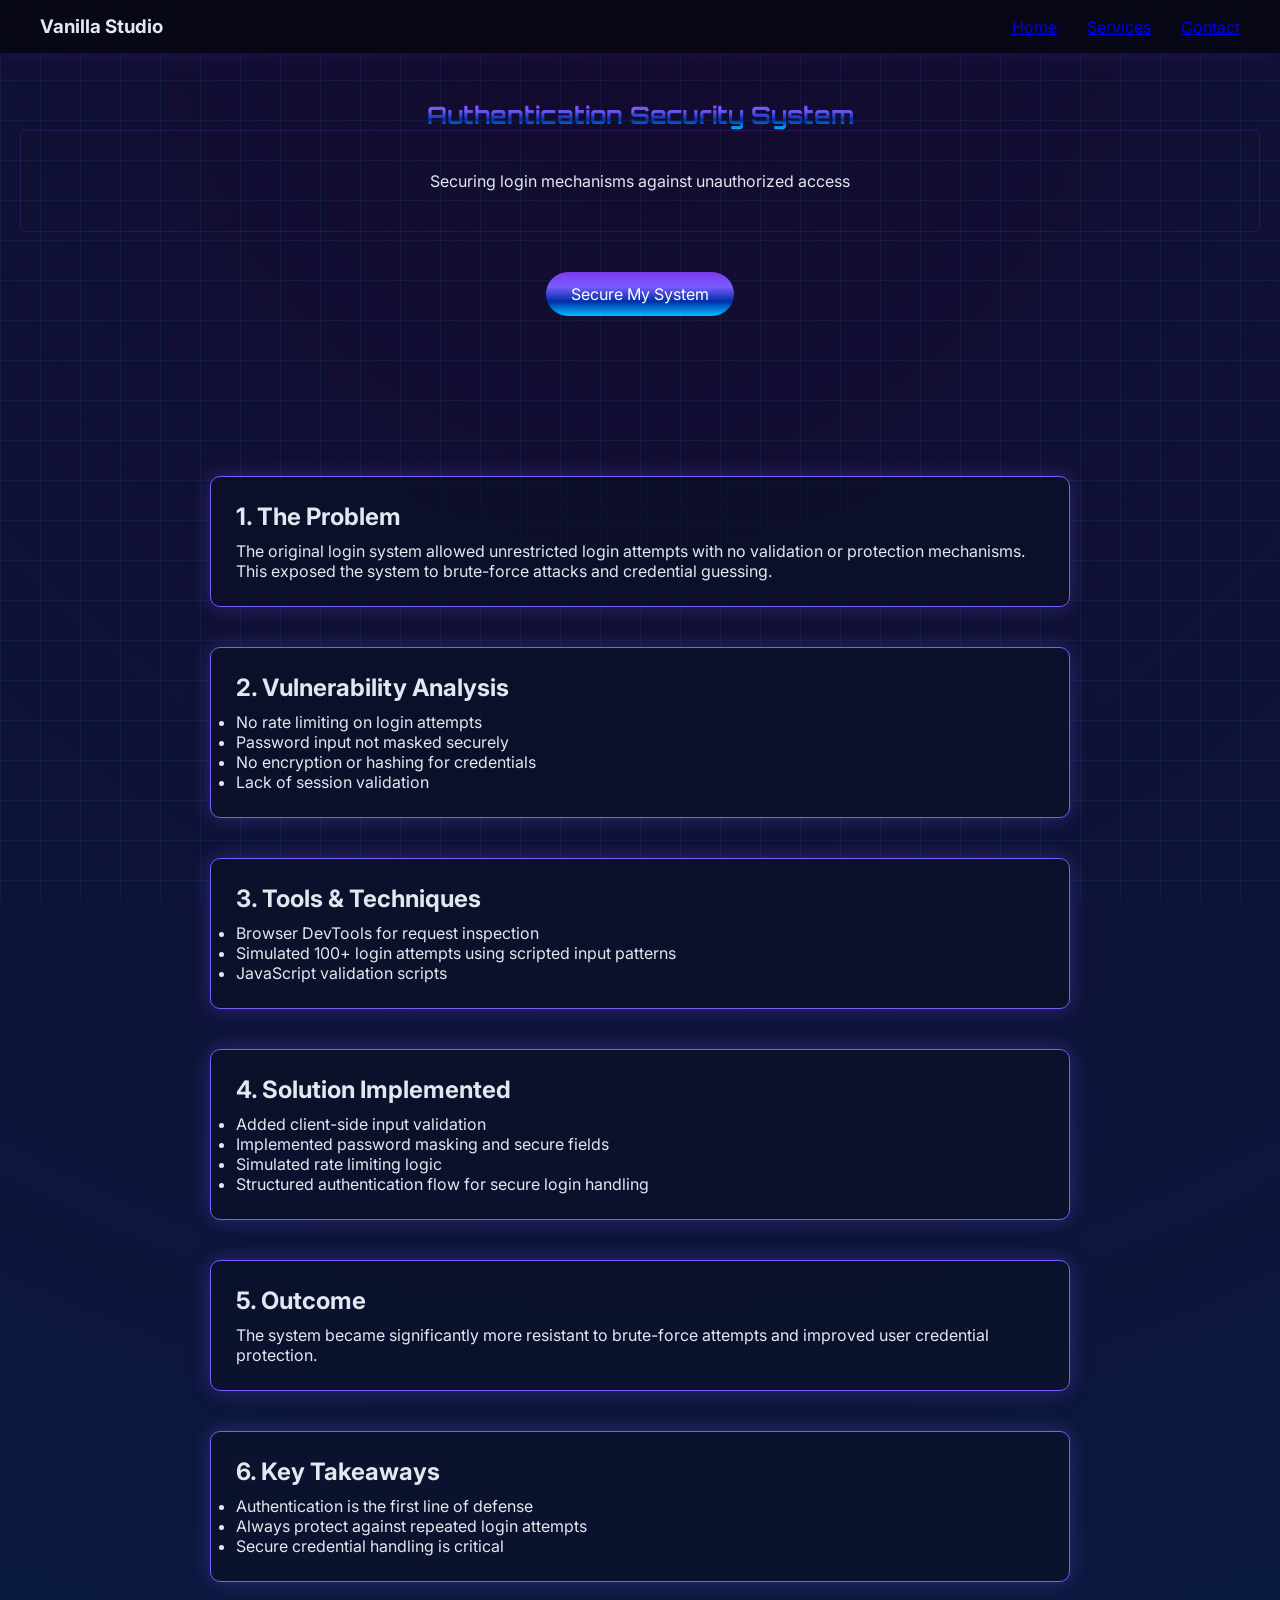
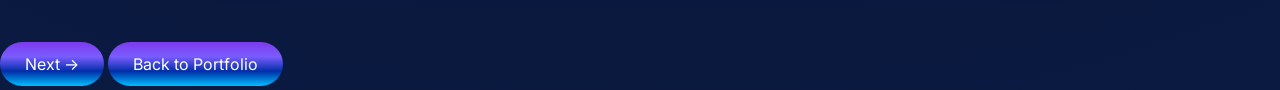
<file: case-study-1.html>
<!DOCTYPE html>
<html lang="en">
<head>
   <meta charset="UTF-8">
   <meta name="viewport" content="width=device-width, initial-scale=1.0">
   <title>Authentication Security | Vanilla Studio</title>
   <link href="https://fonts.googleapis.com/css2?family=Orbitron:wght@500&family=Inter:wght@300;400;500&display=swap" rel="stylesheet">
   <link rel="stylesheet" href="style.css">
</head>
<body>

   <nav class="navbar">
      <h3>Vanilla Studio</h3>
      <div class="nav-links">
         <a href="index.html">Home</a>
         <a href="services.html">Services</a>
         <a href="contact.html" class="nav-cta">Contact</a>
      </div>
   </nav>

   <section class="portfolio-hero">
      <h1>Authentication Security System</h1>
      <p class="highlight">Securing login mechanisms against unauthorized access</p>
      <div class="btn-group">
         <a href="contact.html" class="btn">Secure My System</a>
      </div>
   </section>

   <section class="case-container">
      <div class="case-block highlight-block">
         <h2>1. The Problem</h2>
         <p>
            The original login system allowed unrestricted login attempts with no validation or protection mechanisms. 
            This exposed the system to brute-force attacks and credential guessing.
         </p>
      </div>

      <div class="case-block highlight-block">
         <h2>2. Vulnerability Analysis</h2>
         <ul>
            <li>No rate limiting on login attempts</li>
            <li>Password input not masked securely</li>
            <li>No encryption or hashing for credentials</li>
            <li>Lack of session validation</li>
         </ul>
      </div>
  
      <div class="case-block highlight-block">
         <h2>3. Tools & Techniques</h2>
         <ul>
            <li>Browser DevTools for request inspection</li>
            <li>Simulated 100+ login attempts using scripted input patterns</li>
            <li>JavaScript validation scripts</li>
         </ul>
      </div>
   
      <div class="case-block highlight-block">
         <h2>4. Solution Implemented</h2>
         <ul>
            <li>Added client-side input validation</li> 
            <li>Implemented password masking and secure fields</li>
            <li>Simulated rate limiting logic</li>
            <li>Structured authentication flow for secure login handling</li>
         </ul>
      </div>

      <div class="case-block highlight-block">
         <h2>5. Outcome</h2>
         <p>
            The system became significantly more resistant to brute-force attempts
             and improved user credential protection.
         </p>
      </div>
      
      <div class="case-block highlight-block">
         <h2>6. Key Takeaways</h2>
           <ul>
            <li>Authentication is the first line of defense</li>
            <li>Always protect against repeated login attempts</li>
            <li>Secure credential handling is critical</li>
         </ul>
      </div>
   </section>

   <section class="case-nav">
      <a href="case-study-2.html" class="btn">Next →</a>
      <a href="portfolio.html" class="btn">Back to Portfolio</a>
   </section>
</body>
</html>
</file>
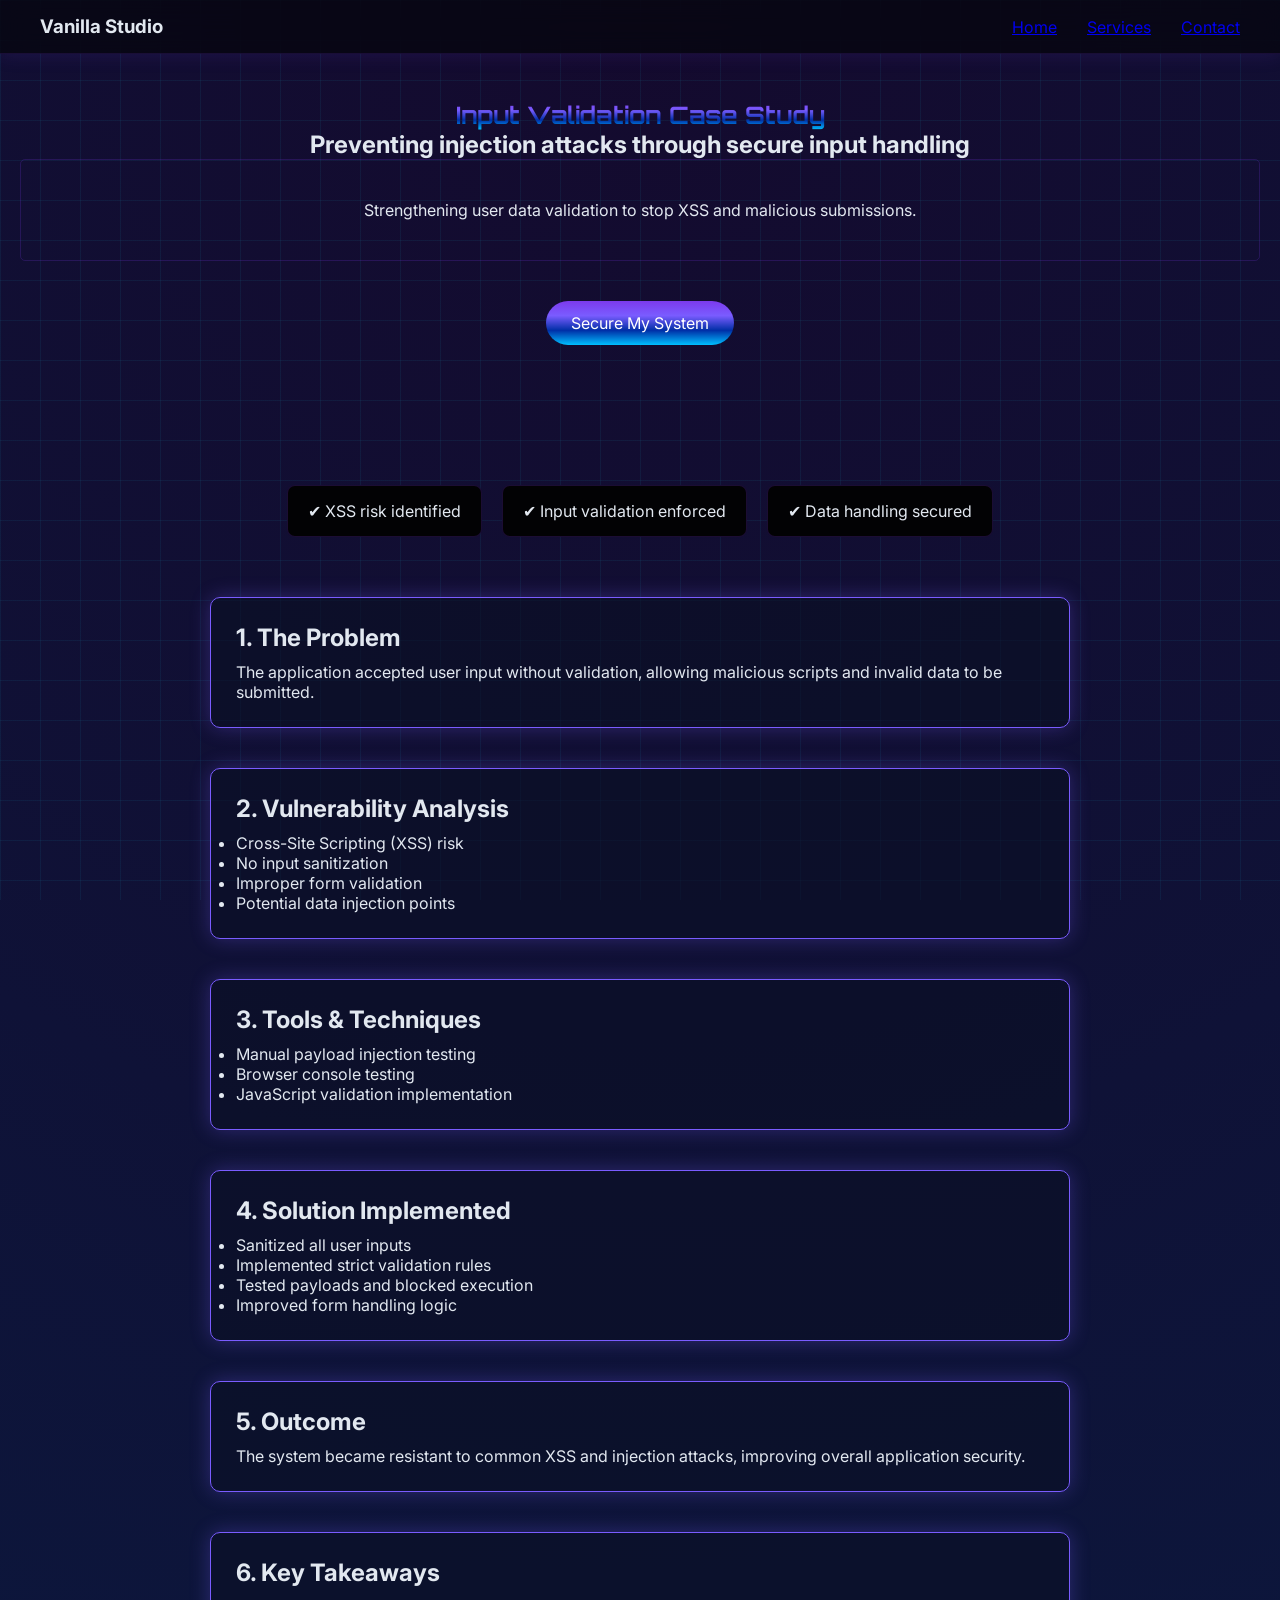
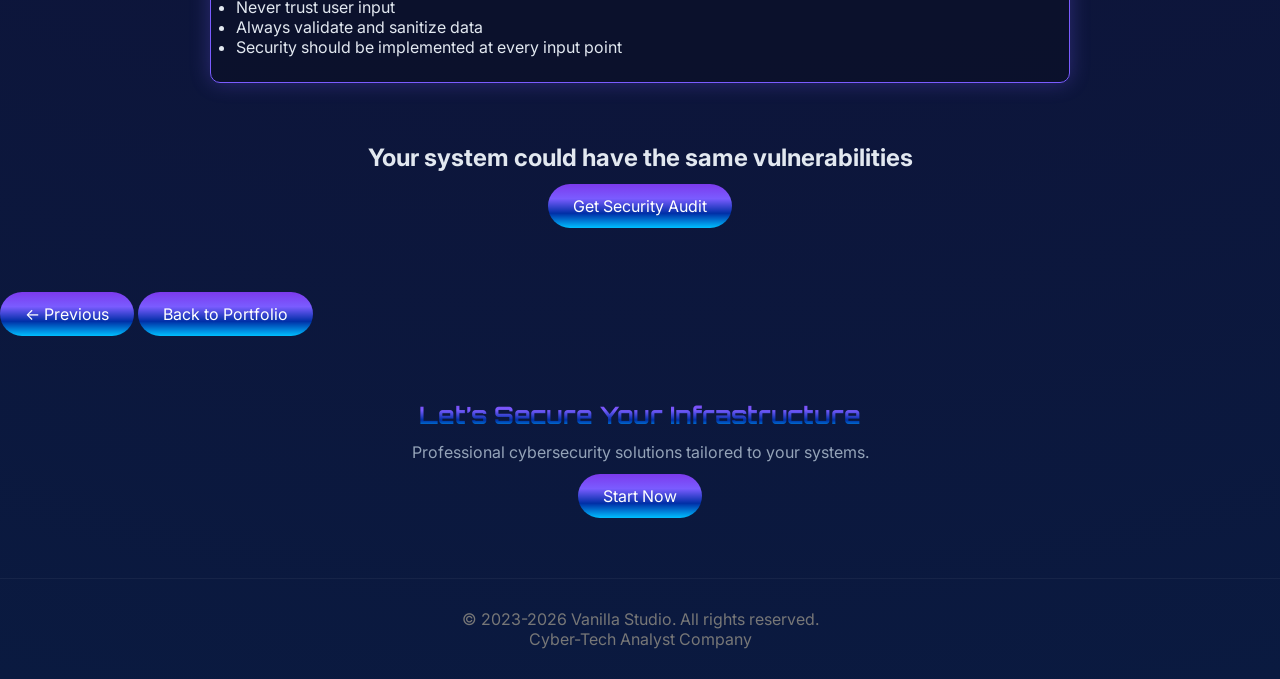
<file: case-study-2.html>
﻿<!DOCTYPE html>
<html lang="en">
<head>
  <meta charset="UTF-8">
  <meta name="viewport" content="width=device-width, initial-scale=1.0">
  <title>Input Validation | Vanilla Studio</title>
  <link href="https://fonts.googleapis.com/css2?family=Orbitron:wght@500&family=Inter:wght@300;400;500&display=swap" rel="stylesheet">
  <link rel="stylesheet" href="style.css">
</head>
<body>

<nav class="navbar">
  <h3>Vanilla Studio</h3>
  <div class="nav-links">
    <a href="index.html">Home</a>
    <a href="services.html">Services</a>
    <a href="contact.html" class="nav-cta">Contact</a>
  </div>
</nav>

<section class="portfolio-hero">
  <h1>Input Validation Case Study</h1>
  <h2>Preventing injection attacks through secure input handling</h2>
  <p class="highlight">
    Strengthening user data validation to stop XSS and malicious submissions.
  </p>
  <div class="btn-group">
    <a href="contact.html" class="btn">Secure My System</a>
  </div>
</section>

<section class="stats">
  <div class="stat">✔ XSS risk identified</div>
  <div class="stat">✔ Input validation enforced</div>
  <div class="stat">✔ Data handling secured</div>
</section>

<section class="case-container">
  <div class="case-block highlight-block">
    <h2>1. The Problem</h2>
    <p>
      The application accepted user input without validation, allowing malicious scripts and invalid data to be submitted.
    </p>
  </div>

  <div class="case-block highlight-block">
    <h2>2. Vulnerability Analysis</h2>
    <ul>
      <li>Cross-Site Scripting (XSS) risk</li>
      <li>No input sanitization</li>
      <li>Improper form validation</li>
      <li>Potential data injection points</li>
    </ul>
  </div>

  <div class="case-block highlight-block">
    <h2>3. Tools & Techniques</h2>
    <ul>
      <li>Manual payload injection testing</li>
      <li>Browser console testing</li>
      <li>JavaScript validation implementation</li>
    </ul>
  </div>

  <div class="case-block highlight-block">
    <h2>4. Solution Implemented</h2>
    <ul>
      <li>Sanitized all user inputs</li>
      <li>Implemented strict validation rules</li>
      <li>Tested payloads and blocked execution</li>
      <li>Improved form handling logic</li>
    </ul>
  </div>

  <div class="case-block highlight-block">
    <h2>5. Outcome</h2>
    <p>
      The system became resistant to common XSS 
      and injection attacks, 
      improving overall application security.
    </p>
  </div>

  <div class="case-block highlight-block">
    <h2>6. Key Takeaways</h2>
    <ul>
      <li>Never trust user input</li>
      <li>Always validate and sanitize data</li>
      <li>Security should be implemented at every input point</li>
    </ul>
  </div>
</section>

<section class="inline-cta">
  <h2>Your system could have the same vulnerabilities</h2>
  <a href="contact.html" class="btn">Get Security Audit</a>
</section>

<section class="case-nav">
  <a href="case-study-1.html" class="btn">← Previous</a>
  <a href="portfolio.html" class="btn">Back to Portfolio</a>
</section>

<section class="global-cta">
  <h2>Let’s Secure Your Infrastructure</h2>
  <p>Professional cybersecurity solutions tailored to your systems.</p>
  <a href="contact.html" class="btn">Start Now</a>
</section>

<footer>
  <p>&copy; 2023-2026 Vanilla Studio. All rights reserved.</p>
  <p>Cyber-Tech Analyst Company</p>
</footer>

</body>
</html>
</file>
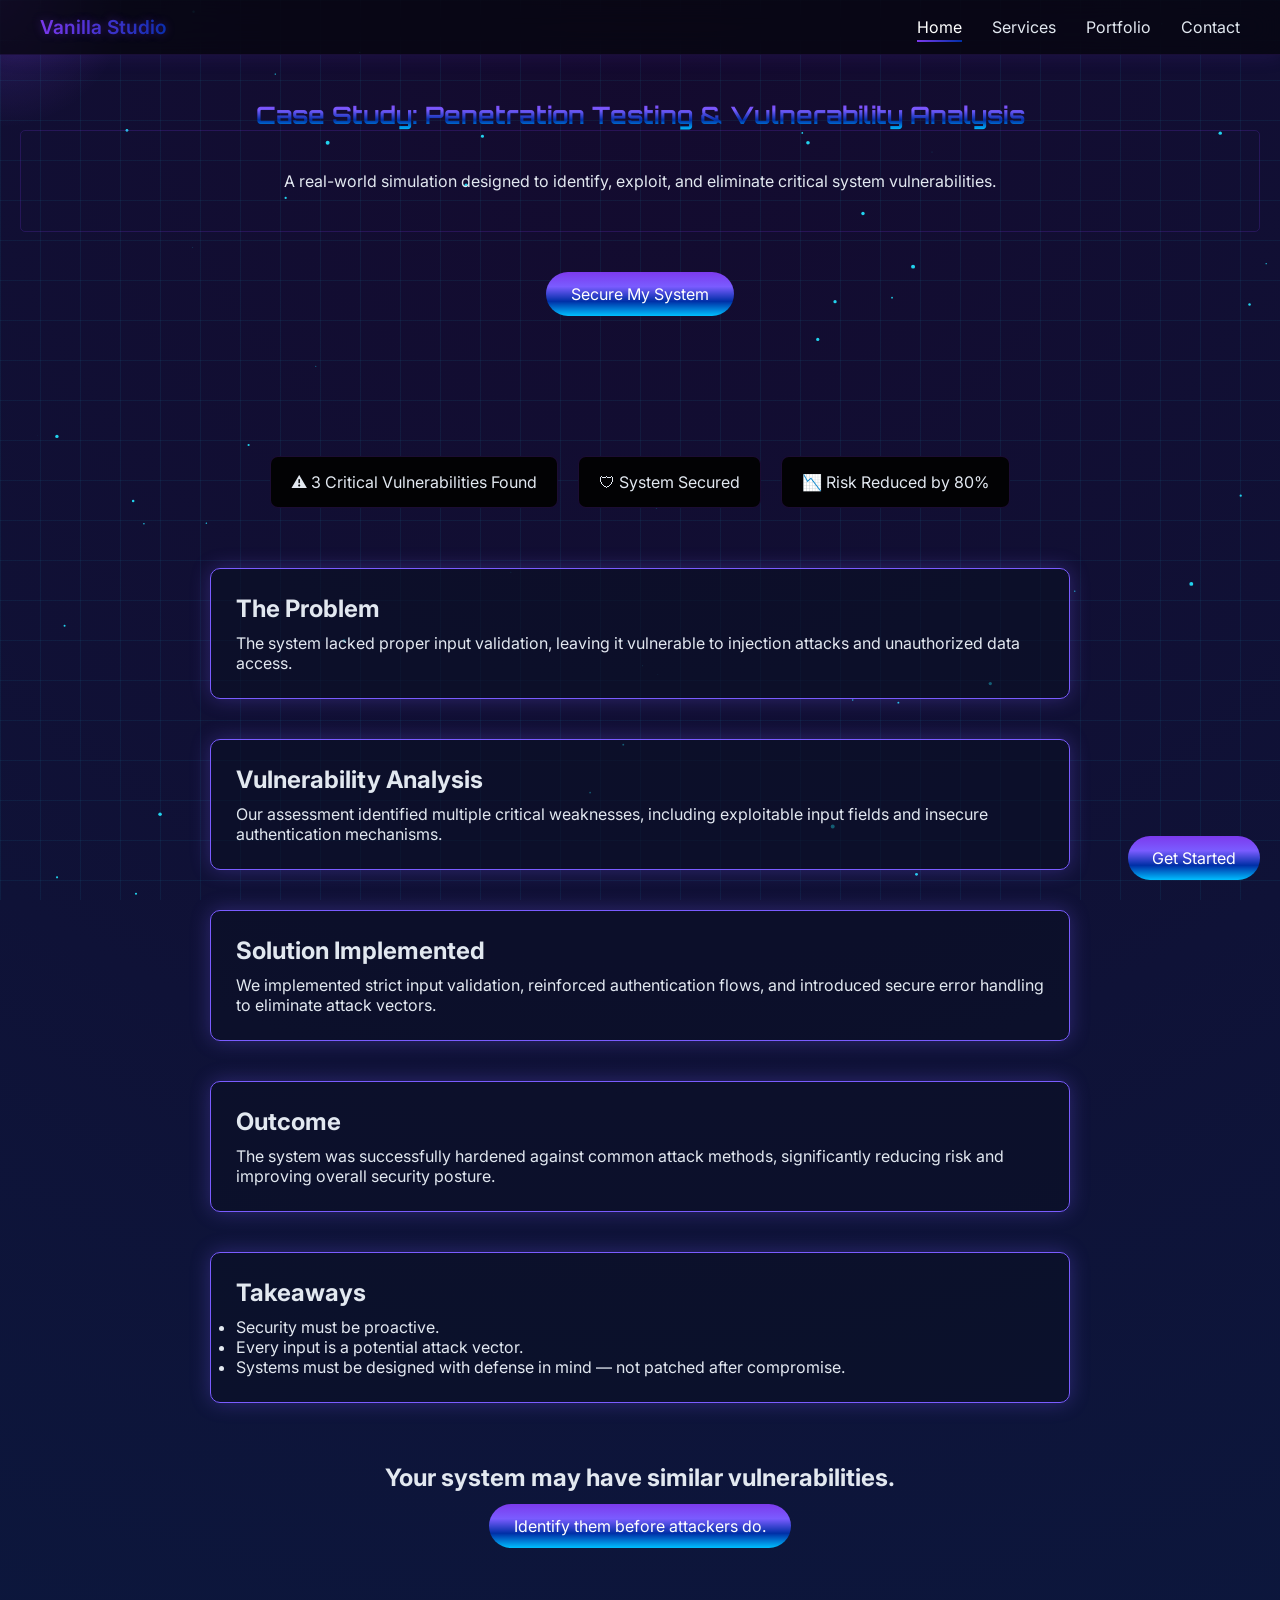
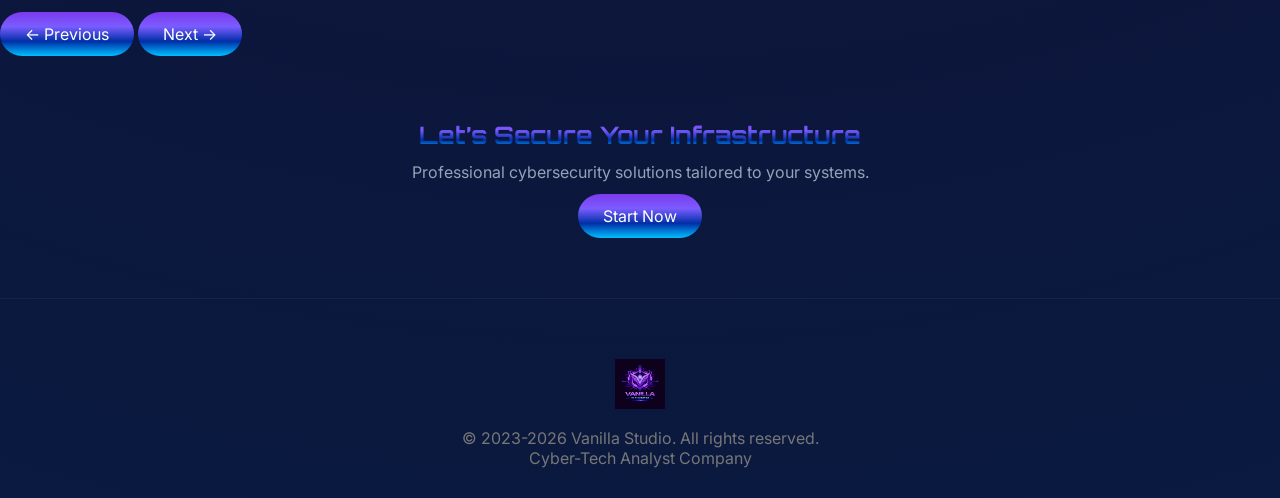
<file: portfolio.html>
<!DOCTYPE html>
<html lang="en">
<head>
<meta charset="UTF-8">
<meta name="viewport" content="width=device-width, initial-scale=1.0">

<title>Case Study | Vanilla Studio</title>

<link href="https://fonts.googleapis.com/css2?family=Orbitron:wght@500&family=Inter:wght@300;400;500&display=swap" rel="stylesheet">
<link rel="stylesheet" href="style.css">
<link rel="icon" type="image/png" sizes="32x32" href="portfolioicon.png">

</head>

<body>
  <div class="page-transition"></div>
  <div class="cursor-glow"></div>

<!-- NAVBAR -->
<nav class="navbar">

  <div class="logo">Vanilla Studio</div>

  <div class="nav-links">
    <a href="index.html" class="nav-item active">Home</a>
    <a href="services.html" class="nav-item">Services</a>
    <a href="portfolio.html" class="nav-item">Portfolio</a>
    <a href="contact.html" class="nav-item">Contact</a>
  </div>

  <div class="hamburger">
    <span></span>
    <span></span>
    <span></span>
  </div>

</nav>

<!-- HERO -->
<section class="portfolio-hero">
  <h1>Case Study: Penetration Testing & Vulnerability Analysis</h1>
  <p class="highlight">
   A real-world simulation designed to identify, exploit, and eliminate critical system vulnerabilities.
  </p>

  <div class="btn-group">
    <a href="contact.html" class="btn">Secure My System</a>
  </div>
</section>

<!-- QUICK STATS (TRUST BOOST) -->
<section class="stats">
  <div class="stat">⚠️ 3 Critical Vulnerabilities Found</div>
  <div class="stat">🛡 System Secured</div>
  <div class="stat">📉 Risk Reduced by 80%</div>
</section>

<!-- CASE STUDY FLOW -->
<section class="case-container">

  <!-- PROBLEM -->
  <div class="case-block highlight-block">
    <h2>The Problem</h2>
    <p>
      The system lacked proper input validation, 
      leaving it vulnerable to injection attacks 
      and unauthorized data access.
    </p>
  </div>

  <!-- ANALYSIS -->
  <div class="case-block highlight-block">
    <h2>Vulnerability Analysis</h2>
    <p>
      Our assessment identified multiple critical weaknesses, 
      including exploitable input fields and insecure authentication mechanisms.
    </p>
  </div>

  <!-- SOLUTION -->
  <div class="case-block highlight-block">
    <h2>Solution Implemented</h2>
    <p>
      We implemented strict input validation, reinforced authentication flows, 
      and introduced secure error handling to eliminate attack vectors.
    </p>
  </div>

  <!-- OUTCOME -->
  <div class="case-block highlight-block">
    <h2>Outcome</h2>
    <p>
      The system was successfully hardened against common attack methods, 
      significantly reducing risk and improving overall security posture.
    </p>
  </div>

  <!-- TAKEAWAYS -->
  <div class="case-block highlight-block">
    <h2>Takeaways</h2>
    <ul>
      <li>Security must be proactive.</li>
      <li>Every input is a potential attack vector.</li>
      <li>Systems must be designed with defense in mind — not patched after compromise.</li>
    </ul>
  </div>

</section>

<!-- INLINE CTA (VERY IMPORTANT) -->
<section class="inline-cta">
  <h2>Your system may have similar vulnerabilities.</h2>
  <a href="contact.html" class="btn">Identify them before attackers do.</a>
</section>

<!-- NAVIGATION BETWEEN CASES -->
<section class="case-nav">
  <a href="case-study-1.html" class="btn">← Previous</a>
  <a href="case-study-2.html" class="btn">Next →</a>
</section>

<!-- FINAL CTA -->
<section class="global-cta">
  <h2>Let’s Secure Your Infrastructure</h2>
  <p>Professional cybersecurity solutions tailored to your systems.</p>
  <a href="contact.html" class="btn">Start Now</a>
</section>

<!-- FLOATING CTA -->
<a href="contact.html" class="floating-cta">Get Started</a>

<footer>
  <img src="vslogo.svg" class="hero-img footer-logo">
  <p>&copy; 2023-2026 Vanilla Studio. All rights reserved.</p>
  <p>Cyber-Tech Analyst Company</p>
</footer>
<script src="main.js"></script>
<canvas id="particles"></canvas>
<script src="particles.js"></script>
</body>
</html>
</file>
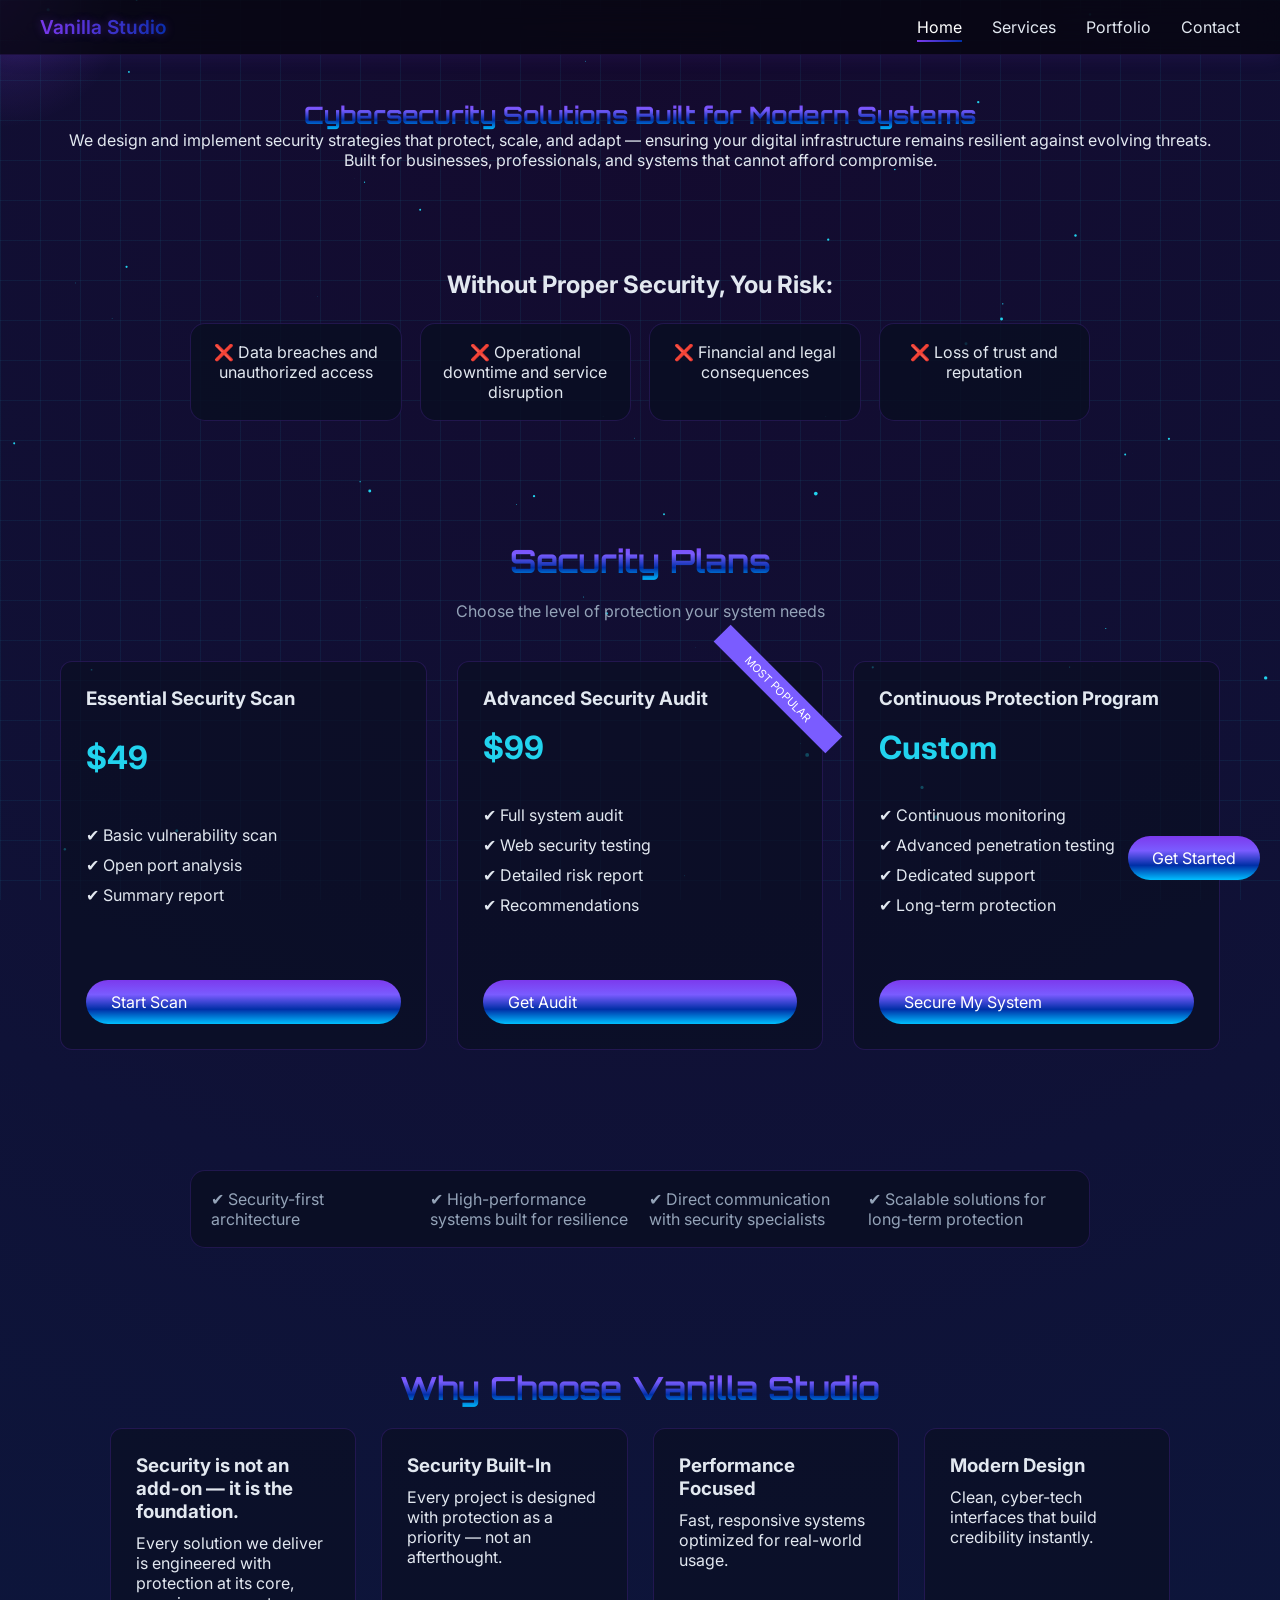
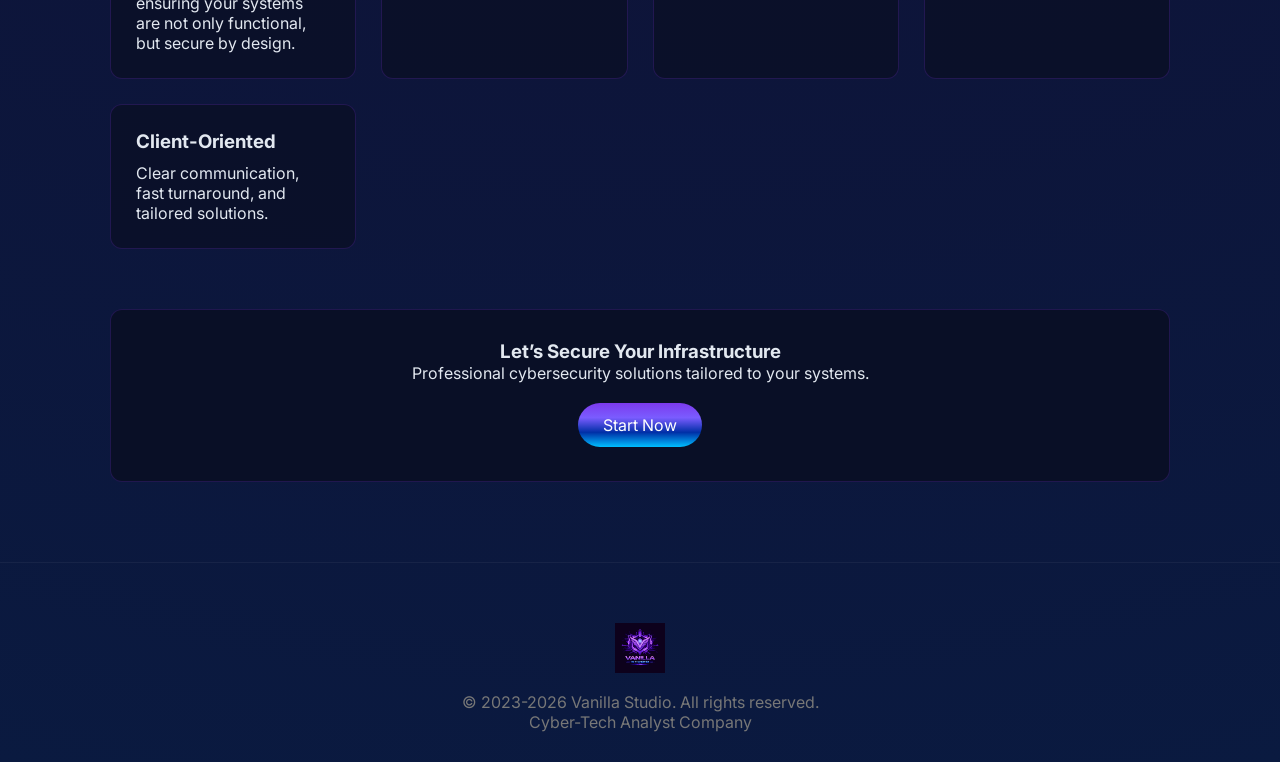
<file: services.html>
<!DOCTYPE html>
<html lang="en">
<head>
  <meta charset="UTF-8">
  <meta name="viewport" content="width=device-width, initial-scale=1.0">
  <title>Services | Vanilla Studio</title>
  <link href="https://fonts.googleapis.com/css2?family=Orbitron:wght@500&family=Inter:wght@300;400;500;600&display=swap" rel="stylesheet">
  <link rel="icon" type="image/png" sizes="32x32" href="servicesicon.png">
  <link rel="stylesheet" href="style.css">
</head>
<body>
  <div class="page-transition"></div>
  <div class="cursor-glow"></div>

<nav class="navbar">

  <div class="logo">Vanilla Studio</div>

  <div class="nav-links">
    <a href="index.html" class="nav-item active">Home</a>
    <a href="services.html" class="nav-item">Services</a>
    <a href="portfolio.html" class="nav-item">Portfolio</a>
    <a href="contact.html" class="nav-item">Contact</a>
  </div>

  <div class="hamburger">
    <span></span>
    <span></span>
    <span></span>
  </div>

</nav>

<!-- HERO -->
<section class="services-hero">
  <h1>Cybersecurity Solutions Built for Modern Systems</h1>
  <p>
    We design and implement security strategies that protect, scale, and adapt — ensuring your digital infrastructure remains resilient against evolving threats.
  </p>
  <p class="target">Built for businesses, professionals, and systems that cannot afford compromise.</p>
</section>

<!-- why important-->
 <section class="pain-section">
  <h2>Without Proper Security, You Risk:</h2>

  <div class="pain-grid">
    <div>❌ Data breaches and unauthorized access</div>
    <div>❌ Operational downtime and service disruption</div>
    <div>❌ Financial and legal consequences</div>
    <div>❌ Loss of trust and reputation</div>
  </div>
</section>

<!-- SERVICES -->
<section class="pricing services-page">
  <h2 class="section-title">Security Plans</h2>
  <p class="pricing-sub">Choose the level of protection your system needs</p>

  <div class="pricing-grid">
    <div class="service-card">
      <!-- STARTER -->
      <h3>Essential Security Scan</h3>
      <p class="price">$49</p>
      <ul>
        <li>✔ Basic vulnerability scan</li>
        <li>✔ Open port analysis</li>
        <li>✔ Summary report</li>
      </ul>
      <a href="contact.html" class="btn">Start Scan</a>
    </div>

    <!-- PRO PLAN -->
    <div class="service-card popular">
      <div class="badge">MOST POPULAR</div>
      <h3>Advanced Security Audit</h3>
      <p class="price">$99</p>
      <ul>
        <li>✔ Full system audit</li>
        <li>✔ Web security testing</li>
        <li>✔ Detailed risk report</li>
        <li>✔ Recommendations</li>
      </ul>
      <a href="contact.html" class="btn">Get Audit</a>
    </div>

    <!-- Enterprise Plan -->
    <div class="service-card">
      <h3>Continuous Protection Program</h3>
      <p class="price">Custom</p>
      <ul>
        <li>✔ Continuous monitoring</li>
        <li>✔ Advanced penetration testing</li>
        <li>✔ Dedicated support</li>
        <li>✔ Long-term protection</li>
      </ul>
      <a href="contact.html" class="btn">Secure My System</a>
    </div>
  </div>
</section>

<!-- TRUST -->
<section class="trust">
  <p>✔ Security-first architecture</p>
  <p>✔ High-performance systems built for resilience</p>
  <p>✔ Direct communication with security specialists</p>
  <p>✔ Scalable solutions for long-term protection</p>
</section>

<!-- WHY US -->
<section class="why-section">
  <h2 class="section-title">Why Choose Vanilla Studio</h2>

  <div class="why-grid">
    <div class="why-card">
      <h3>Security is not an add-on — it is the foundation.</h3>
      <p>
        Every solution we deliver is engineered with protection at its core, ensuring your systems are not only functional, but secure by design.
      </p>
    </div>


    <div class="why-card">
      <h3>Security Built-In</h3>
      <p>Every project is designed with protection as a priority — not an afterthought.</p>
    </div>

    <div class="why-card">
      <h3>Performance Focused</h3>
      <p>Fast, responsive systems optimized for real-world usage.</p>
    </div>

    <div class="why-card">
      <h3>Modern Design</h3>
      <p>Clean, cyber-tech interfaces that build credibility instantly.</p>
    </div>

    <div class="why-card">
      <h3>Client-Oriented</h3>
      <p>Clear communication, fast turnaround, and tailored solutions.</p>
    </div>
  </div>

  <div class="why-cta">
    <h3>Let’s Secure Your Infrastructure</h3>
    <p>Professional cybersecurity solutions tailored to your systems.</p>
    <a href="contact.html" class="btn">Start Now</a>
  </div>
</section>

<!-- FLOATING CTA -->
<a href="contact.html" class="floating-cta">Get Started</a>

<footer>
  <img src="vslogo.svg" class="hero-img footer-logo">
  <p>&copy; 2023-2026 Vanilla Studio. All rights reserved.</p>
  <p>Cyber-Tech Analyst Company</p>
</footer>
<script src="main.js"></script>
<canvas id="particles"></canvas>
<script src="particles.js"></script>

</body>
</html>
</file>
<file: style.css>
/* =========================
   ROOT SYSTEM
========================= */
:root {
  --bg-main:#03040a;
  --bg-secondary:#0a0f1f;

  --purple:#7c3aed;
  --blue:#002FA7;
  --accent:#22d3ee;

  --gradient-main:linear-gradient(180deg,#7c3aed,#7a5cff,#002FA7,#00bfff);

  --text-main:#e2e8f0;
  --text-muted:#94a3b8;

  --border:rgba(124,58,237,0.2);
}

/* =========================
   BASE
========================= */
*,
*::before,
*::after {
  margin:0;
  padding:0;
  box-sizing:border-box;
}

body{
  font-family:'Inter',sans-serif;
  background-attachment:fixed;
  background:radial-gradient(circle at top,#140a2e,#0a1a40);
  color:var(--text-main);
  position:relative;
  overflow-x:hidden;
}

#particles{
  position:fixed;
  inset:0;
  width:100%;
  height:100%;
  z-index:-2;
  pointer-events:none;
}

/* =========================
   BACKGROUND EFFECTS
========================= */
body::before{
  content:"";
  position:fixed;
  inset:0;
  background-image:
    linear-gradient(rgba(34,211,238,0.07) 1px,transparent 1px),
    linear-gradient(90deg,rgba(34,211,238,0.07) 1px,transparent 1px);
  background-size:40px 40px;
  animation:gridMove 20s linear infinite;
  z-index:-1;
  will-change: transform;
}

@keyframes gridMove{
  to{transform:translateY(40px);}
}

.cursor-glow{
  position:fixed;
  width:300px;
  height:300px;
  border-radius:50%;
  pointer-events:none;
  background:radial-gradient(circle,rgba(124,58,237,0.25),transparent 60%);
  mix-blend-mode:screen;
  transform:translate(-50%,-50%);
}

/* =========================
   NAVBAR ELITE
========================= */

.navbar {
  position:fixed;
  top:0;
  width:100%;
  padding:15px 40px;

  display:flex;
  justify-content:space-between;
  align-items:center;

  background:rgba(5,5,10,0.7);
  backdrop-filter:blur(15px);

  border-bottom:1px solid rgba(124,58,237,0.15);
  box-shadow:0 0 20px rgba(124,58,237,0.15);

  z-index:1000;
}

.navbar.scrolled{
  background:rgba(5,5,10,0.9);
  box-shadow:0 0 30px rgba(124,58,237,0.25);
  border-bottom:1px solid rgba(124,58,237,0.3);
}

.nav-item:hover{
  color:#fff;
  text-shadow:0 0 10px rgba(124,58,237,0.6);
}

/* LOGO */
.logo {
  font-weight:600;
  font-size:1.2rem;

  background:linear-gradient(90deg,#7c3aed,#002FA7);
  background-clip:text;
  -webkit-background-clip:text;
  -webkit-text-fill-color:transparent;

  text-shadow:0 0 10px rgba(124,58,237,0.4);
}

/* LINKS */
.nav-links {
  display:flex;
  gap:30px;
}

.nav-item {
  position:relative;
  text-decoration:none;
  color:var(--text-main);
  transition:0.3s;
}

/* HOVER UNDERLINE */
.nav-item::after {
  content:"";
  position:absolute;
  bottom:-5px;
  left:0;
  width:0%;
  height:2px;

  background:linear-gradient(90deg,#7c3aed,#002FA7);
  transition:0.3s;
}

.nav-item:hover::after {
  width:100%;
}

/* ACTIVE LINK */
.nav-item.active {
  color:#fff;
}

.nav-item.active::after {
  width:100%;
}

/* =========================
   HAMBURGER (ELITE)
========================= */

.hamburger {
  display:none;
  flex-direction:column;
  gap:5px;
  cursor:pointer;
}

.hamburger span {
  width:25px;
  height:3px;
  background:linear-gradient(90deg,#7c3aed,#002FA7);
  transition:0.3s;
}

/* X animation */
.hamburger.active span:nth-child(1) {
  transform:rotate(45deg) translate(5px,5px);
}

.hamburger.active span:nth-child(2) {
  opacity:0;
}

.hamburger.active span:nth-child(3) {
  transform:rotate(-45deg) translate(6px,-6px);
}

/* =========================
   MOBILE NAV
========================= */

@media(max-width:768px){

  .hamburger {
    display:flex;
  }

  .nav-links {
    position:fixed;
    top:0;
    right:-100%;
    width:70%;
    height:100vh;

    background:rgba(5,5,10,0.95);
    backdrop-filter:blur(20px);

    flex-direction:column;
    justify-content:center;
    align-items:center;
    gap:40px;

    transition:0.4s ease;
  }

  .nav-links.active {
    right:0;
  }

  .nav-item {
    font-size:1.3rem;
  }
}
/* =========================
   ALERT BAR
========================= */
.alert-bar{
  text-align:center;
  background:rgba(124,58,237,0.2);
  border:1px solid var(--border);
  border-radius:5px;
  box-shadow:0 0 20px rgba(122,92,255,0.3);
  color:#fff;
  padding:8px;
  font-size:0.85rem;
  margin-top:12px;
}

/* =========================
   HERO
========================= */
.hero,
.services-hero,
.portfolio-hero, .contact-hero{
  text-align:center;
  padding:100px 20px 60px;
}

.hero h1,
.services-hero h1,
.portfolio-hero h1, 
.contact-hero h1{
  font-family:'Orbitron',sans-serif;
  background:var(--gradient-main);
  background-clip: text;
  -webkit-background-clip:text;
  -webkit-text-fill-color:transparent;
}

.hero-img{
  width:200px;
  margin-top:30px;
  animation:float 3s ease-in-out infinite;
}

.hero p{
  color:var(--text-muted);
  margin-top:10px;
  padding:0 20px;
}

/* HAMBURGER */
.hamburger {
  display:none;
  flex-direction:column;
  cursor:pointer;
  gap:5px;
  z-index:1001;
}

.hamburger span {
  width:25px;
  height:3px;
  background:linear-gradient(90deg,#7c3aed,#002FA7);
  border-radius:2px;
  transition:0.3s;
}

/* ANIMATION (X) */
.hamburger.active span:nth-child(1) {
  transform:rotate(45deg) translate(5px, 5px);
}

.hamburger.active span:nth-child(2) {
  opacity:0;
}

.hamburger.active span:nth-child(3) {
  transform:rotate(-45deg) translate(6px, -6px);
}

/* MOBILE MENU */
@media(max-width:768px){

  .hamburger {
    display:flex;
  }

  .nav-links {
    position:fixed;
    top:0;
    right:-100%;
    height:100vh;
    width:70%;
    background:rgba(5,5,10,0.95);
    backdrop-filter:blur(15px);

    display:flex;
    flex-direction:column;
    align-items:center;
    justify-content:center;
    gap:30px;

    transition:0.4s ease;
    z-index:1000;
  }

  .nav-links.active {
    right:0;
  }

  .nav-links a {
    font-size:1.2rem;
  }
}

/* =========================
   BUTTONS
========================= */
.btn{
  position:relative;
  display:inline-block;
  padding:12px 25px;
  border-radius:30px;
  background:var(--gradient-main);
  color:#fff;
  text-decoration:none;
  overflow:hidden;
  transition:0.3s;
}

.btn:hover{
  transform:scale(1.05);
  box-shadow:0 0 20px rgba(122,92,255,0.5);
}

.btn::after{
  content:"";
  position:absolute;
  inset:0;
  width:0;
  background:rgba(255,255,255,0.2);
  transition:0.3s;
}

.btn:hover::after{
  width:100%;
}

.btn-group{
  display:flex;
  justify-content:center;
  gap:20px;
  margin:40px 0;
}

/* =========================
   CARDS
========================= */
.cards{
  display:grid;
  grid-template-columns:repeat(auto-fit,minmax(260px,1fr));
  gap:16px;
  padding:50px 30px;
}

.card,
.service-card{
  position:relative;
  padding:25px;
  border-radius:12px;
  background:rgba(10,15,35,0.7);
  border:1px solid var(--border);
  text-align:left;
  transition:0.3s;

  display:flex;
  flex-direction:column;
  justify-content:space-between;
  gap:18px;
  min-height:320px;
}

.service-card .btn{
  margin-top:12px;
}

.card:hover,
.service-card:hover{
  transform:translateY(-5px);
  box-shadow:0 0 20px rgba(122,92,255,0.3);
}

.card::before{
  content:"";
  position:absolute;
  inset:0;
  background:linear-gradient(120deg,transparent,#7a5cff,transparent);
  opacity:0;
  transition:0.4s;
}

.card:hover::before{
  opacity:0.15;
}

/* =========================
   PRICING SECTION
========================= */
.pricing{
  text-align:center;
  padding:80px 20px;
  max-width:1200px;
  margin:auto;
}

.pricing-sub{
  color:var(--text-muted);
  margin-bottom:40px;
}

/* GRID */
.pricing-grid{
  display:grid;
  grid-template-columns:repeat(auto-fit,minmax(280px,1fr));
  gap:30px;
}

/* CARD */
.price-card{
  position:relative;
  padding:35px 25px;
  border-radius:16px;
  border:1px solid var(--border);
  background:rgba(10,15,35,0.85);
  backdrop-filter:blur(10px);

  display:flex;
  flex-direction:column;
  justify-content:space-between;
  gap:18px;

  transition:0.3s;
}

.price-card:hover{
  transform:translateY(-8px);
  box-shadow:0 0 30px rgba(122,92,255,0.3);
}

/* TITLE */
.price-card h3{
  margin-bottom:10px;
}

/* PRICE */
.price{
  font-size:2rem;
  font-weight:bold;
  margin-bottom:20px;
  color:var(--accent);
}

/* LIST */
.price-card ul,
.service-card ul{
  list-style:none;
  margin-bottom:25px;
  padding-left:0;
  text-align:left;
}

.price-card li,
.service-card li{
  margin-bottom:10px;
  text-decoration:none;
}

/* BUTTON */
.price-card .btn{
  align-self:center;
}

/* POPULAR PLAN */
.price-card.popular{
  transform:scale(1.08);
  border:1px solid #7a5cff;
  box-shadow:0 0 40px rgba(122,92,255,0.5);
  z-index:2;
}

/* BADGE */
.badge{
  position:absolute;
  top:15px;
  right:-35px;
  background:#7a5cff;
  color:white;
  font-size:0.7rem;
  padding:5px 35px;
  transform:rotate(45deg);
}

/* =========================
   TRUST / STATUS / TERMINAL
========================= */
.trust{
  display:grid;
  grid-template-columns:repeat(auto-fit,minmax(180px,1fr));
  gap:18px;
  width:100%;
  max-width:900px;
  margin:40px auto;
  justify-items:center;
  color:var(--text-muted);
  background:rgba(10,15,35,0.85);
  border:1px solid var(--border);
  border-radius:15px;
  padding:18px 20px;
}

.status,
.terminal{
  margin:40px 10%;
  padding:25px;
  background:#020204;
  border-radius:10px;
  border:1px solid var(--border);
  font-family:monospace;
}

.status span{
  color:var(--accent);
  animation:pulse 2s infinite;
}

@keyframes pulse{
  50%{opacity:0.6;}
}

.pain-section{
  text-align:center;
  padding:40px 20px;
  display:flex;
  flex-direction:column;
  align-items:center;
  gap:24px;
}

.pain-section h2{
  margin:0;
  max-width:700px;
}

.pain-grid{
  display:grid;
  grid-template-columns:repeat(auto-fit,minmax(180px,1fr));
  gap:18px;
  width:100%;
  max-width:900px;
  justify-items:center;
}

.pain-grid > div{
  background:rgba(10,15,35,0.85);
  border:1px solid var(--border);
  border-radius:15px;
  padding:18px 20px;
  min-width:180px;
}

/* =========================
   SECTIONS
========================= */
.reveal{
  margin:40px 20px;
  padding:20px;
  border:1px solid var(--border);
  border-radius:5px;
  box-shadow:0 0 20px rgba(122,92,255,0.3);
}

.reveal-title{
  font-family:'Orbitron',sans-serif;
  font-size:2rem;
  margin-bottom:20px;
  background:var(--gradient-main);
  background-clip: text;
  -webkit-background-clip:text;
  -webkit-text-fill-color:transparent;
}

.container{
  margin:40px 20px;
  padding:20px;
}

.highlight{
  text-align:center;
  padding:40px 20px;
  border:1px solid var(--border);
  border-radius:5px;
}

.reveal-hidden{
  opacity:0;
  transform:translateY(40px);
  transition:0.8s ease;
}

.reveal-show{
  opacity:1;
  transform:translateY(0);
}

/* =========================
   DASHBOARD
========================= */
.dashboard-reveal{
  margin:40px 20px;
  padding:20px;
  border:1px solid var(--border);
  border-radius:5px;
  box-shadow:0 0 20px rgba(122,92,255,0.3);
}

.dashboard-grid{
  display:grid;
  grid-template-columns:repeat(auto-fit,minmax(220px,1fr));
  gap:20px;
}

.dash-card{
  padding:30px 25px;
  text-align:center;
  border-radius:12px;
  border:1px solid var(--border);
  background:rgba(10,15,31,0.95);
  box-shadow:0 0 20px rgba(122,92,255,0.25);
  transition:0.3s;
}

.dash-card:hover{
  transform:translateY(-6px);
  box-shadow:0 0 30px rgba(122,92,255,0.35);
}

.mid-cta{
  max-width:900px;
  margin:40px auto 0;
  padding:0 20px;
}

.mid-cta h2{
  margin-bottom:12px;
}

.secure{
  color:var(--accent);
}

/* =========================
   CONTACT
========================= */
.contact{
  text-align:center;
  padding:80px 20px;
}

.contact-form{
  max-width:500px;
  margin:30px auto;
  display:flex;
  flex-direction:column;
}

.contact-form input,
.contact-form textarea{
  margin-bottom:15px;
  padding:12px;
  border-radius:10px;
  border:none;
  background:#111;
  color:#fff;
}

.contact-alt{
  display:flex;
  justify-content:center;
  gap:20px;
  flex-wrap:wrap;
}

.whatsapp-btn{
  padding:12px 20px;
  background:#25D366;
  color:#fff;
  border-radius:25px;
  text-decoration:none;
}

/* Floating CTA */
.global-cta{
  display:flex;
  flex-direction:column;
  align-items:center;
  justify-content:center;
  text-align:center;
  padding:60px 20px;
  gap:12px;
}

.global-cta h2{
  font-family:'Orbitron',sans-serif;
  background:var(--gradient-main);
  background-clip:text;
  -webkit-background-clip:text;
  -webkit-text-fill-color:transparent;
  margin:0;
}

.global-cta p{
  color:var(--text-muted);
  margin:0;
  max-width:600px;
}

.floating-cta{
  position: fixed;
  bottom: 20px;
  right: 20px;
  padding:12px 24px;
  background:var(--gradient-main);
  color:#fff;
  border-radius:30px;
  text-decoration:none;
  z-index:auto;
  margin-top:12px;
  transition:0.3s;
}

.floating-cta:hover{
  transform:scale(1.05);
  box-shadow:0 0 20px rgba(122,92,255,0.5);
}

/* =========================
   WHY SECTION FIX
========================= */
.why-section{
  text-align:center;
  padding:80px 20px;
  max-width:1100px;
  margin:auto;
}

/* Title */
.section-title{
  font-family:'Orbitron',sans-serif;
  font-size:2rem;
  margin-bottom:20px;

  background:var(--gradient-main);
  background-clip: text;
  -webkit-background-clip:text;
  -webkit-text-fill-color:transparent;
}

/* Grid */
.why-grid{
  display:grid;
  grid-template-columns:repeat(auto-fit,minmax(220px,1fr));
  gap:25px;
}

/* Cards */
.why-card{
  padding:25px;
  border-radius:12px;
  border:1px solid var(--border);
  background:rgba(10,15,35,0.7);
  text-align:left;
  transition:0.3s;
}

.why-card:hover{
  transform:translateY(-5px);
  box-shadow:0 0 20px rgba(122,92,255,0.3);
}

.why-card h3{
  margin-bottom:10px;
}

/* CTA */
.why-cta{
  margin-top:60px;
  padding:30px;
  border:1px solid var(--border);
  border-radius:12px;
  background:rgba(10,15,35,0.85);
}

.why-cta p{
  margin-bottom:12px;
}

.why-cta .btn{
  margin-top:8px;
}

/* =========================
   FOOTER
========================= */
footer{
  text-align:center;
  padding:30px;
  color:#777;
  border-top:1px solid rgba(255,255,255,0.05);
}

.footer-logo{
  width:50px;
  margin-bottom:15px;
}

/* =========================
   MOBILE
========================= */
@media(max-width:768px){
  .scan-line,
  .cursor-glow{
    display:none;
  }

  .cards{
    padding:40px 20px;
  }

  .hero h1{
    font-size:2rem;
  }

  .hamburger{
    display:flex;
  }
}

/* =========================
   Portfolio
========================= */
/* CASE CONTAINER */
.case-container{
  max-width:900px;
  margin:60px auto;
  padding:0 20px;
}

/* BLOCKS */
.case-block{
  margin-bottom:40px;
  padding:25px;
  border-radius:10px;
  border:1px solid var(--border);
  background:rgba(10,15,35,0.6);
}

.case-block h2{
  margin-bottom:10px;
}

/* HIGHLIGHT BLOCK */
.highlight-block{
  border:1px solid #7a5cff;
  box-shadow:0 0 20px rgba(122,92,255,0.3);
}

/* STATS */
.stats{
  display:flex;
  justify-content:center;
  gap:20px;
  flex-wrap:wrap;
  margin:40px 20px;
}

.stat{
  padding:15px 20px;
  border:1px solid var(--border);
  border-radius:8px;
  background:#020204;
}

/* INLINE CTA */
.inline-cta{
  text-align:center;
  margin:60px 20px;
}

.inline-cta h2{
  margin-bottom:12px;
}

/* =========================
   updated styles
========================= */
.hero h1{
  font-size:clamp(2.5rem, 5vw, 4rem);
  letter-spacing:1px;
  text-shadow:
    0 0 10px rgba(124,58,237,0.4),
    0 0 20px rgba(0,47,167,0.3);
  animation:heroGlow 4s ease-in-out infinite alternate;
}

@keyframes heroGlow{
  from{
    text-shadow:
      0 0 10px rgba(124,58,237,0.4),
      0 0 20px rgba(0,47,167,0.3);
  }
  to{
    text-shadow:
      0 0 20px rgba(124,58,237,0.8),
      0 0 40px rgba(0,47,167,0.6);
  }
}

/* BTN UPDATE */
.btn{
  position:relative;
  isolation:isolate;
}

.btn::before{
  content:"";
  position:absolute;
  inset:-2px;
  border-radius:inherit;
  background:linear-gradient(90deg,#7c3aed,#002FA7,#22d3ee);
  z-index:-1;
  opacity:0;
  transition:0.3s;
}

.btn:hover::before{
  opacity:1;
  filter:blur(8px);
}

/* CARD UPDATE */
.card::after,
.service-card::after{
  content:"";
  position:absolute;
  inset:0;
  border-radius:inherit;
  background:radial-gradient(circle at top,
    rgba(124,58,237,0.15),
    transparent 70%);
  opacity:0;
  transition:0.4s;
}

.card:hover::after,
.service-card:hover::after{
  opacity:1;
}

/* =========================
   PAGE TRANSITIONS ELITE
========================= */

.page-transition{
  position:fixed;
  inset:0;
  background:linear-gradient(180deg,#03040a,#0a1a40);
  z-index:9999;
  transform:translateX(-100%);
  transition:transform 0.6s cubic-bezier(0.7,0,0.3,1);
}

/* ACTIVE STATE */
.page-transition.active{
  transform:translateY(0%);
}

/* EXIT ANIMATION */
.page-transition.exit{
  transform:translateY(-100%);
}

/* Optional glow overlay */
.page-transition::after{
  content:"";
  position:absolute;
  inset:0;
  background:radial-gradient(circle at center,
    rgba(124,58,237,0.3),
    transparent 70%);
}

body.transitioning{
  filter:blur(10px);
  transition:0.4s;
}

/* ===== ELITE HERO ===== */
.hero-v2{
  min-height:100vh;
  display:flex;
  flex-direction:column;
  justify-content:center;
  align-items:center;
  text-align:center;
  padding:120px 20px 60px;
  position:relative;
}

.hero-v2 h1{
  font-family:'Orbitron',sans-serif;
  font-size:clamp(3rem,6vw,5rem);
  line-height:1.1;
  max-width:900px;
  background:linear-gradient(90deg,#7c3aed,#002FA7,#22d3ee);
  background-clip:text;
  -webkit-background-clip:text;
  -webkit-text-fill-color:transparent;
  margin-bottom:20px;
}

.hero-v2 p{
  max-width:600px;
  color:#94a3b8;
  font-size:1.1rem;
}

.hero-glow{
  position:absolute;
  width:600px;
  height:600px;
  background:radial-gradient(circle,#7c3aed33,transparent 70%);
  filter:blur(80px);
  z-index:-1;
}

/* ===== TRUST BAR ===== */
.trust-bar{
  margin-top:40px;
  display:flex;
  gap:30px;
  flex-wrap:wrap;
  justify-content:center;
  font-size:0.9rem;
  color:#94a3b8;
}

/* ===== SCROLL SECTION ===== */
.split-section{
  display:grid;
  grid-template-columns:1fr 1fr;
  gap:60px;
}
</file>
